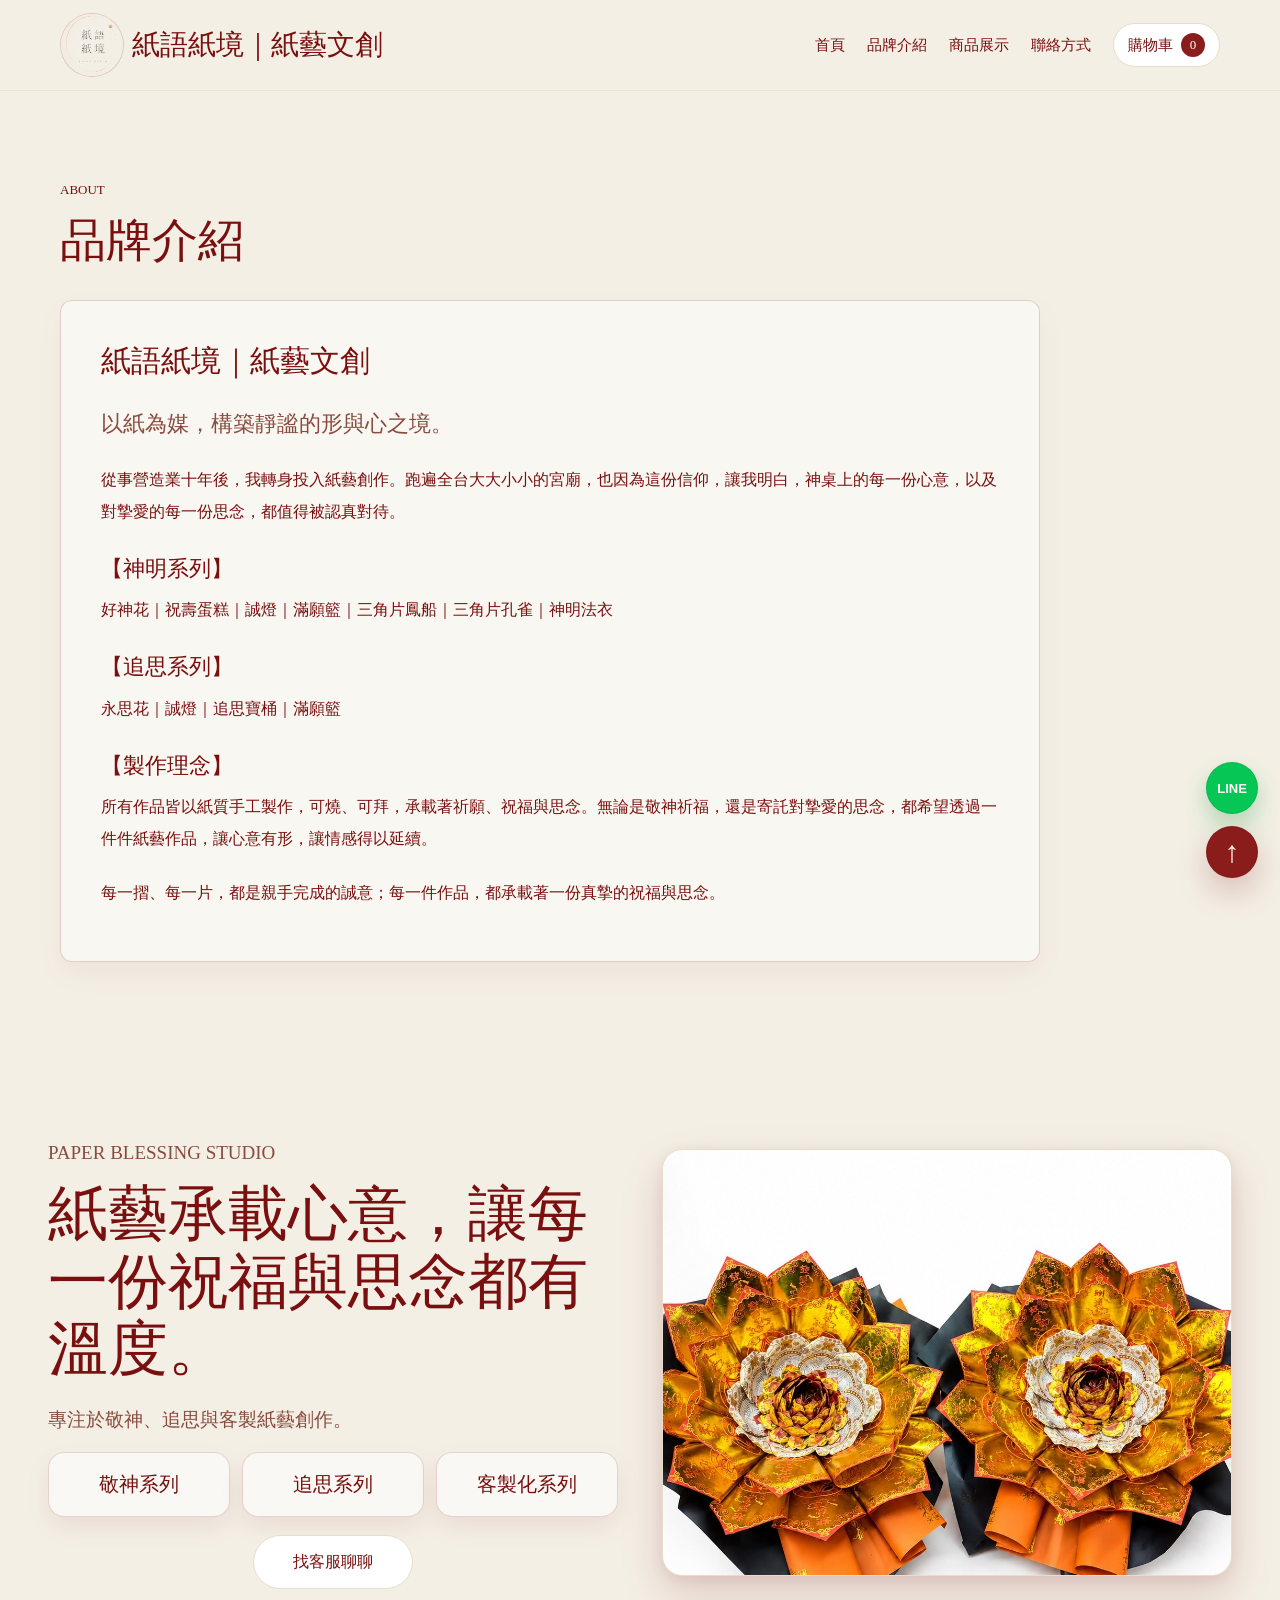
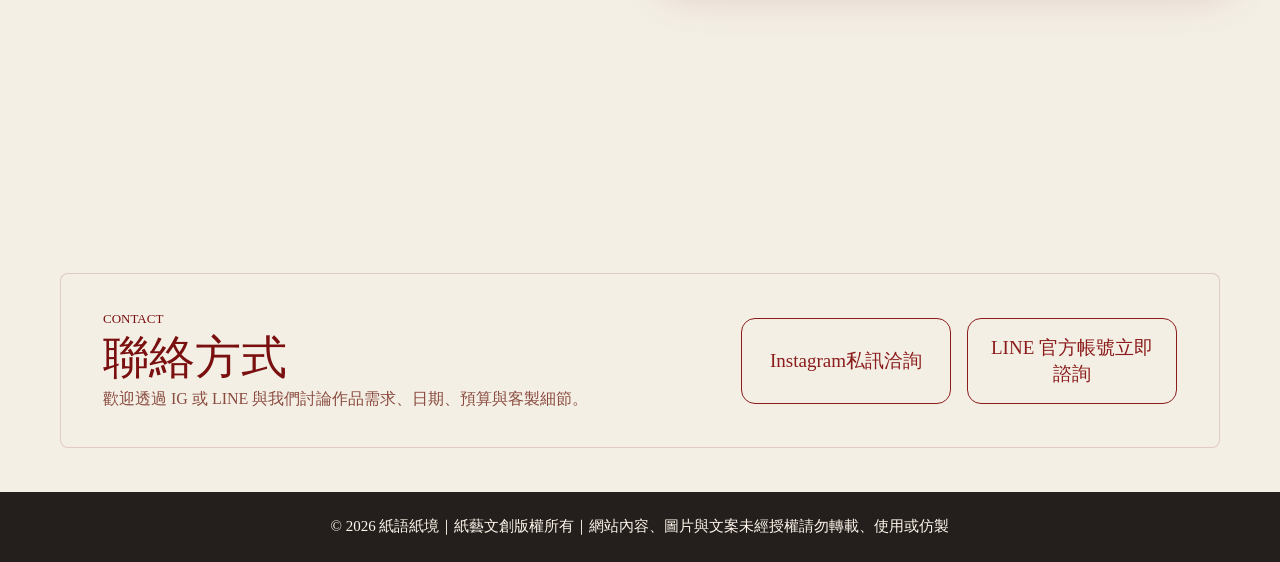
<file: index.html>
<!doctype html>
<html lang="zh-Hant">
  <head>
    <meta charset="utf-8" />
    <meta name="viewport" content="width=device-width, initial-scale=1" />
    <title>紙語紙境｜紙藝文創｜好神花・永思花・神明祝壽蛋糕</title>
    <meta name="description" content="紙語紙境提供好神花、永思花與神明祝壽蛋糕，承接祝福、追思與敬意。" />
    <link rel="stylesheet" href="./styles.css" />
  </head>
  <body data-protect-page oncontextmenu="return false" onselectstart="return false" ondragstart="return false">
    <header class="site-header">
      <div class="wrap nav">
        <a class="brand" href="#home" aria-label="紙語紙境首頁"><span class="mark logo-mark"><img src="./assets/paper-realm-logo.jpg" alt="紙語紙境 Logo" /></span><span>紙語紙境｜紙藝文創</span></a>
        <nav class="links" aria-label="主要導覽">
          <a href="#home">首頁</a>
          <a href="#about">品牌介紹</a>
          <a href="./products.html">商品展示</a>
          <a href="#contact">聯絡方式</a>
          <button class="cart-button" type="button" data-cart-open aria-label="開啟購物車">購物車 <span data-cart-count>0</span></button>
        </nav>
      </div>
    </header>
    <main>
<section id="about" class="wrap section about-section">
        <div class="heading"><p class="eyebrow">About</p><h2>品牌介紹</h2></div>
        <div class="brand-story-panel">
          <h3>紙語紙境｜紙藝文創</h3>
          <p class="lead">以紙為媒，構築靜謐的形與心之境。</p>
          <p>從事營造業十年後，我轉身投入紙藝創作。跑遍全台大大小小的宮廟，也因為這份信仰，讓我明白，神桌上的每一份心意，以及對摯愛的每一份思念，都值得被認真對待。</p>
          <div class="story-group"><strong>【神明系列】</strong><p>好神花｜祝壽蛋糕｜誠燈｜滿願籃｜三角片鳳船｜三角片孔雀｜神明法衣</p></div>
          <div class="story-group"><strong>【追思系列】</strong><p>永思花｜誠燈｜追思寶桶｜滿願籃</p></div>
          <div class="story-group"><strong>【製作理念】</strong><p>所有作品皆以紙質手工製作，可燒、可拜，承載著祈願、祝福與思念。無論是敬神祈福，還是寄託對摯愛的思念，都希望透過一件件紙藝作品，讓心意有形，讓情感得以延續。</p></div>
          <p>每一摺、每一片，都是親手完成的誠意；每一件作品，都承載著一份真摯的祝福與思念。</p>
        </div>
      </section>

<section id="home" class="wrap hero">
        <div><p class="eyebrow">Paper Blessing Studio</p><h1>紙藝承載心意，讓每一份祝福與思念都有溫度。</h1><p class="hero-subtitle">專注於敬神、追思與客製紙藝創作。</p><div class="hero-series-cards" aria-label="服務分類"><a href="./god-flower.html"><span>敬神系列</span></a><a href="./memorial-flower.html"><span>追思系列</span></a><a href="./products.html"><span>客製化系列</span></a></div><div class="actions hero-contact-action"><a class="btn secondary" href="#contact">找客服聊聊</a></div></div>
        <div class="visual"><img oncontextmenu="return false" draggable="false" src="./assets/home-hero-flowers.jpg" alt="好神花紙藝花作品" /></div>
      </section>


<section id="contact" class="wrap section"><div class="contact contact-cards-section"><div><p class="eyebrow">Contact</p><h2>聯絡方式</h2><p>歡迎透過 IG 或 LINE 與我們討論作品需求、日期、預算與客製細節。</p></div><div class="contact-card-grid"><a class="contact-card-button" href="https://www.instagram.com/realmofpaper?igsh=MXI4dmJvZ3Zob2F2cw%3D%3D&utm_source=qr" target="_blank" rel="noopener"><strong>Instagram私訊洽詢</strong></a><a class="contact-card-button" href="https://qr-official.line.me/gs/M_270tuhyi_GW.png?oat_content=qr" target="_blank" rel="noopener"><strong>LINE 官方帳號立即諮詢</strong></a></div></div></section>
    </main>
    <aside class="cart-drawer" data-cart-drawer aria-hidden="true" aria-label="購物車"><div class="cart-panel"><div class="cart-head"><div><p class="eyebrow">Cart</p><h2>購物車</h2></div><button class="icon-btn" type="button" data-cart-close aria-label="關閉購物車">×</button></div><div class="cart-items" data-cart-items></div><form class="order-form" data-order-form><label>姓名<input name="name" type="text" placeholder="請輸入姓名" required /></label><label>電話<input name="phone" type="tel" placeholder="請輸入聯絡電話" required /></label><label>需求日期<input name="date" type="date" /></label><label>備註<textarea name="note" rows="4" placeholder="用途、地點、預算、想要的色系或尺寸"></textarea></label><button class="btn primary" type="submit">產生訂單內容</button></form><div class="order-output" data-order-output hidden><strong>訂單內容</strong><textarea data-order-text rows="8" readonly></textarea><button class="btn secondary" type="button" data-copy-order>複製訂單內容</button></div></div></aside>
    <footer class="site-footer simple-footer">
      <div class="wrap copyright-line">© 2026 紙語紙境｜紙藝文創版權所有｜網站內容、圖片與文案未經授權請勿轉載、使用或仿製</div>
    </footer>
    <script src="./script.js"></script>
      <a class="line-fixed" href="https://qr-official.line.me/gs/M_270tuhyi_GW.png?oat_content=qr" target="_blank" rel="noopener" aria-label="加入官方 LINE 諮詢">LINE</a>
      <button class="back-top is-visible" type="button" data-back-top aria-label="回到最上方">↑</button>
  </body>
</html>
</file>
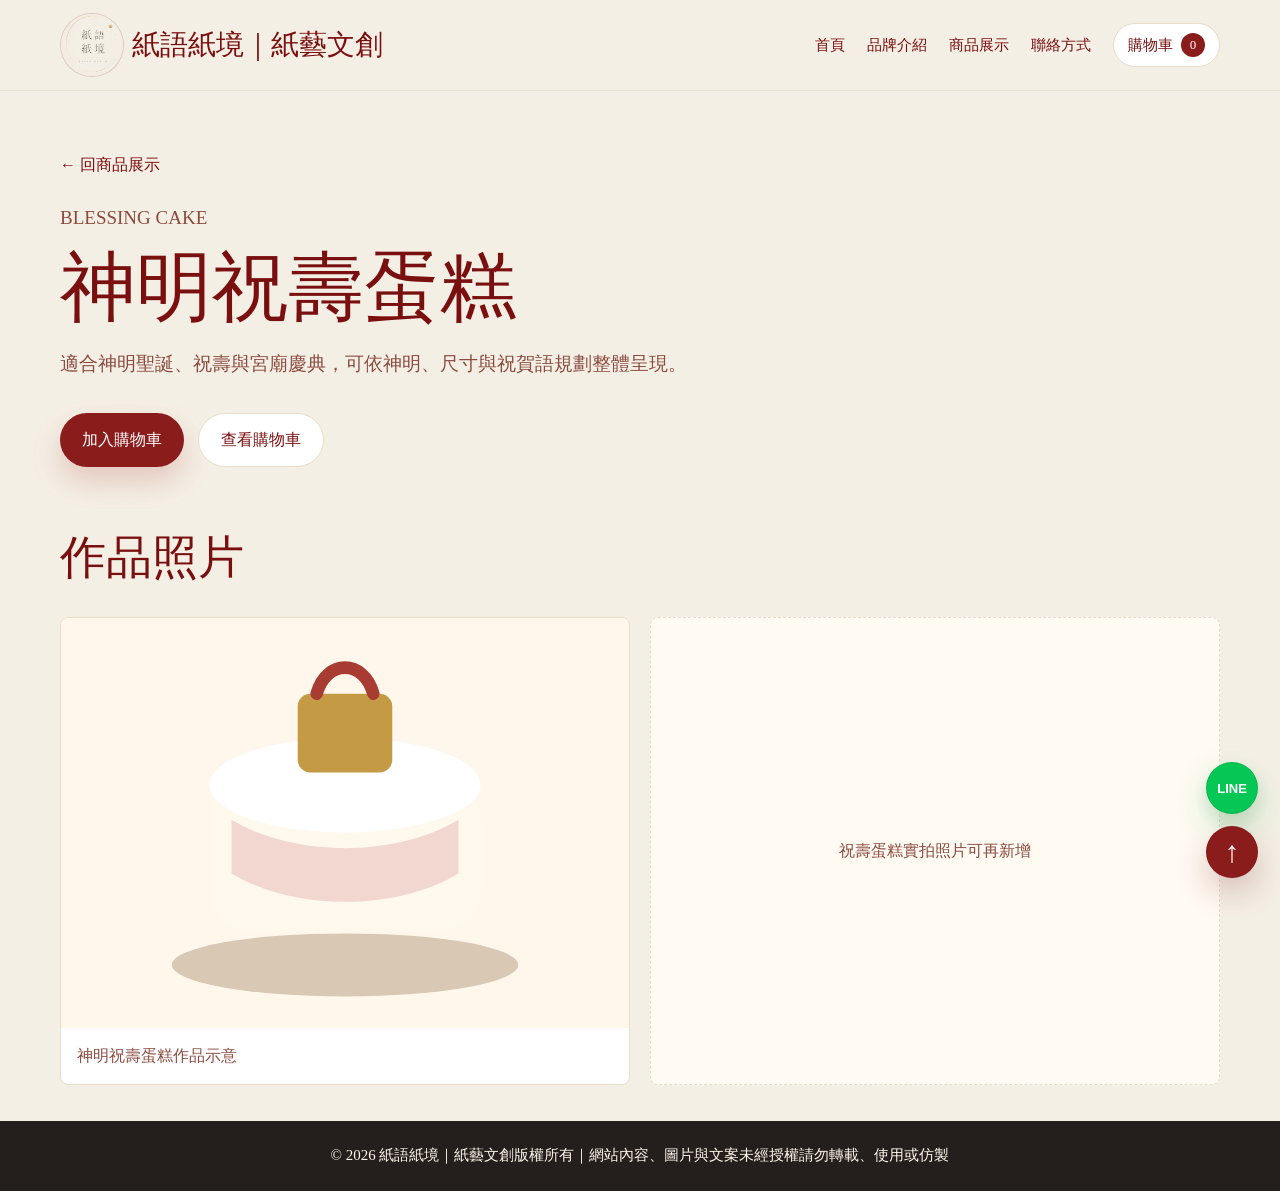
<file: blessing-cake.html>
<!doctype html>
<html lang="zh-Hant">
  <head>
    <meta charset="utf-8" />
    <meta name="viewport" content="width=device-width, initial-scale=1" />
    <title>神明祝壽蛋糕｜紙語紙境｜紙藝文創</title>
    <meta name="description" content="適合神明聖誕、祝壽與宮廟慶典，可依神明、尺寸與祝賀語規劃整體呈現。" />
    <link rel="stylesheet" href="./styles.css" />
  </head>
  <body data-protect-page oncontextmenu="return false" onselectstart="return false" ondragstart="return false">
    <header class="site-header">
      <div class="wrap nav">
        <a class="brand" href="./index.html#home" aria-label="紙語紙境首頁"><span class="mark logo-mark"><img src="./assets/paper-realm-logo.jpg" alt="紙語紙境 Logo" /></span><span>紙語紙境｜紙藝文創</span></a>
        <nav class="links" aria-label="主要導覽">
          <a href="./index.html#home">首頁</a>
          <a href="./index.html#about">品牌介紹</a>
          <a href="./products.html">商品展示</a>
          <a href="./index.html#contact">聯絡方式</a>
          <button class="cart-button" type="button" data-cart-open aria-label="開啟購物車">購物車 <span data-cart-count>0</span></button>
        </nav>
      </div>
    </header>
    <main>
      <section class="wrap series-hero-page">
        <a class="back-link" href="./products.html">← 回商品展示</a>
        <div class="series-page-heading">
          <p class="eyebrow">Blessing Cake</p>
          <h1>神明祝壽蛋糕</h1>
          <p>適合神明聖誕、祝壽與宮廟慶典，可依神明、尺寸與祝賀語規劃整體呈現。</p>
          <div class="actions"><button class="btn primary" type="button" data-add-cart data-name="神明祝壽蛋糕">加入購物車</button><button class="btn secondary" type="button" data-cart-open>查看購物車</button></div>
        </div>
      </section>
      <section class="wrap section series-gallery-section">
        <div class="heading"><h2>作品照片</h2></div>
        <div class="gallery-grid">
          <figure class="gallery-card"><img oncontextmenu="return false" draggable="false" src="./assets/blessing-cake.svg" alt="神明祝壽蛋糕作品示意" /><figcaption>神明祝壽蛋糕作品示意</figcaption></figure><div class="empty-photo">祝壽蛋糕實拍照片可再新增</div>
        </div>
      </section>
    </main>
    <aside class="cart-drawer" data-cart-drawer aria-hidden="true" aria-label="購物車"><div class="cart-panel"><div class="cart-head"><div><p class="eyebrow">Cart</p><h2>購物車</h2></div><button class="icon-btn" type="button" data-cart-close aria-label="關閉購物車">×</button></div><div class="cart-items" data-cart-items></div><form class="order-form" data-order-form><label>姓名<input name="name" type="text" placeholder="請輸入姓名" required /></label><label>電話<input name="phone" type="tel" placeholder="請輸入聯絡電話" required /></label><label>需求日期<input name="date" type="date" /></label><label>備註<textarea name="note" rows="4" placeholder="用途、地點、預算、想要的色系或尺寸"></textarea></label><button class="btn primary" type="submit">產生訂單內容</button></form><div class="order-output" data-order-output hidden><strong>訂單內容</strong><textarea data-order-text rows="8" readonly></textarea><button class="btn secondary" type="button" data-copy-order>複製訂單內容</button></div></div></aside>
    <footer class="site-footer simple-footer"><div class="wrap copyright-line">© 2026 紙語紙境｜紙藝文創版權所有｜網站內容、圖片與文案未經授權請勿轉載、使用或仿製</div></footer>
    <script src="./script.js"></script>
      <a class="line-fixed" href="https://qr-official.line.me/gs/M_270tuhyi_GW.png?oat_content=qr" target="_blank" rel="noopener" aria-label="加入官方 LINE 諮詢">LINE</a>
      <button class="back-top is-visible" type="button" data-back-top aria-label="回到最上方">↑</button>
  </body>
</html>
</file>
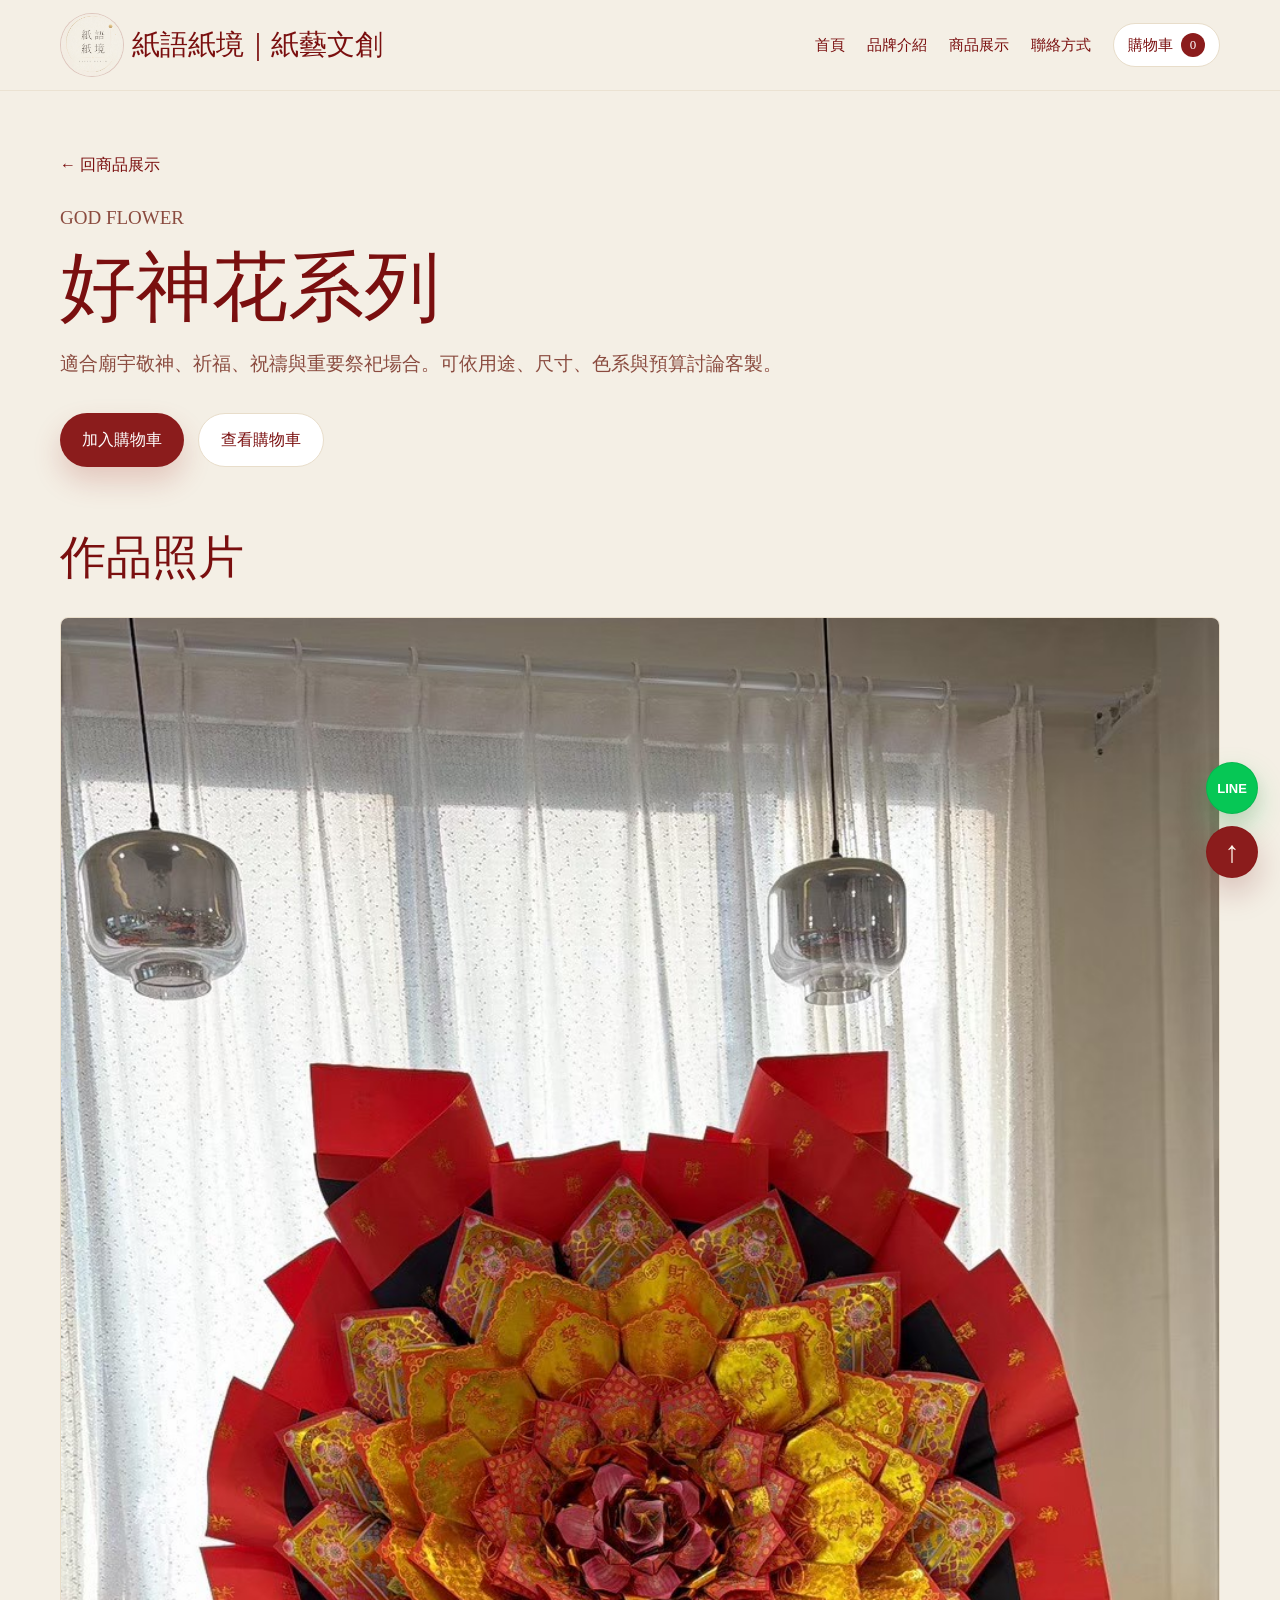
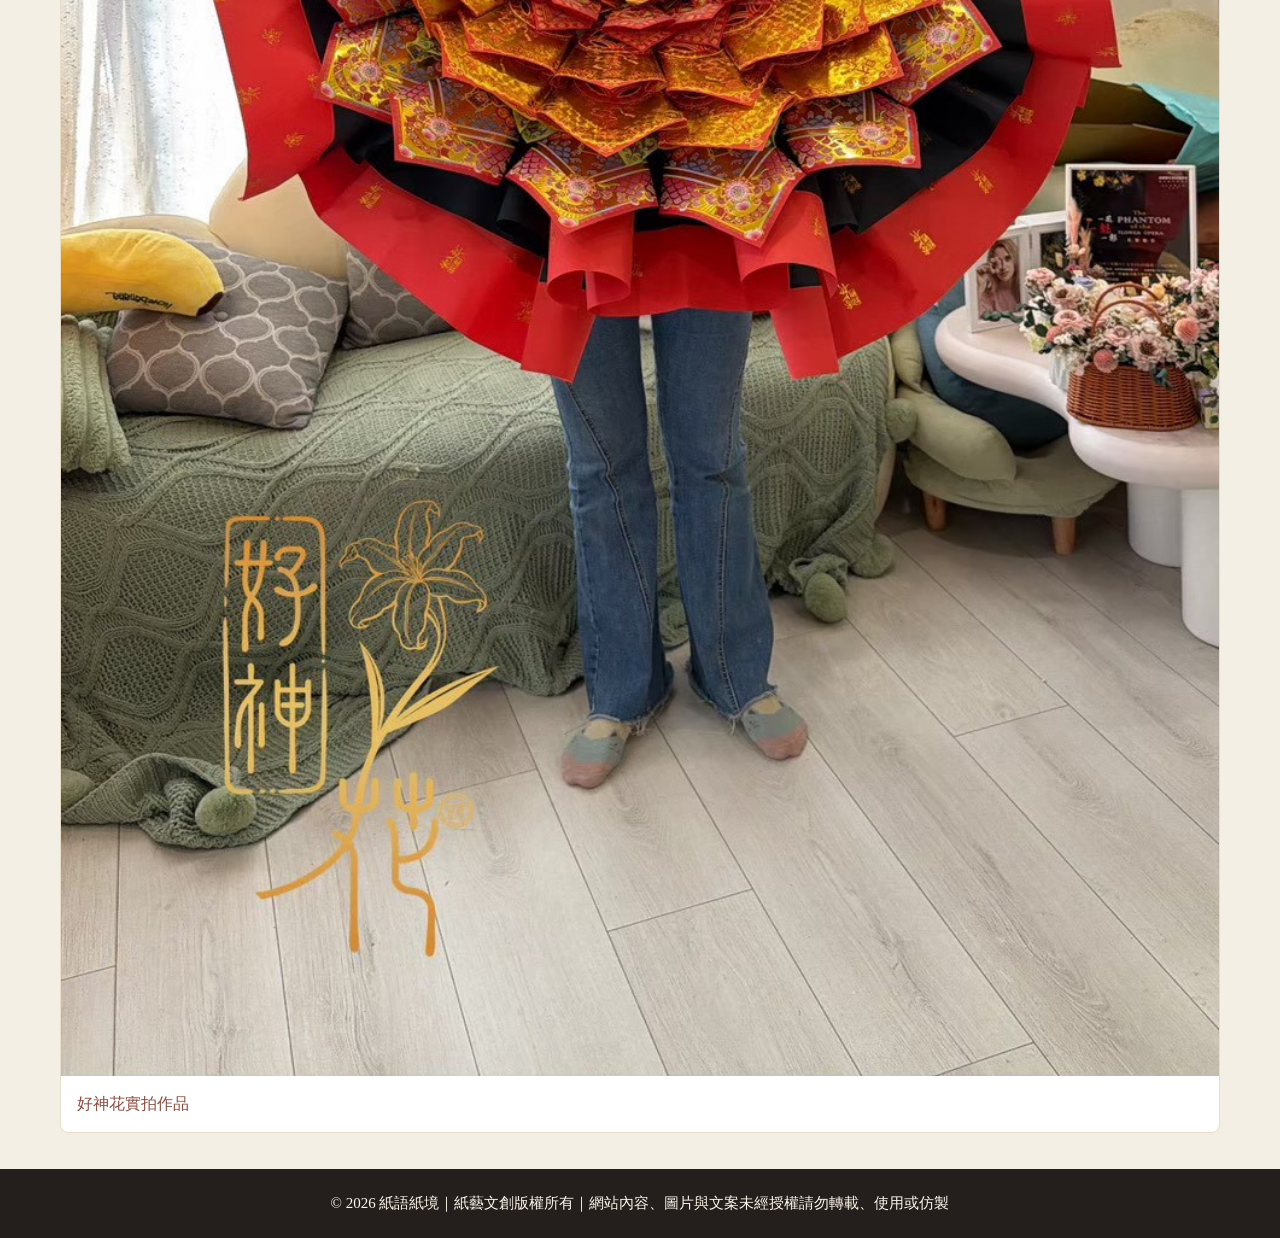
<file: god-flower.html>
<!doctype html>
<html lang="zh-Hant">
  <head>
    <meta charset="utf-8" />
    <meta name="viewport" content="width=device-width, initial-scale=1" />
    <title>好神花系列｜紙語紙境｜紙藝文創</title>
    <meta name="description" content="適合廟宇敬神、祈福、祝禱與重要祭祀場合。可依用途、尺寸、色系與預算討論客製。" />
    <link rel="stylesheet" href="./styles.css" />
  </head>
  <body data-protect-page oncontextmenu="return false" onselectstart="return false" ondragstart="return false">
    <header class="site-header">
      <div class="wrap nav">
        <a class="brand" href="./index.html#home" aria-label="紙語紙境首頁"><span class="mark logo-mark"><img src="./assets/paper-realm-logo.jpg" alt="紙語紙境 Logo" /></span><span>紙語紙境｜紙藝文創</span></a>
        <nav class="links" aria-label="主要導覽">
          <a href="./index.html#home">首頁</a>
          <a href="./index.html#about">品牌介紹</a>
          <a href="./products.html">商品展示</a>
          <a href="./index.html#contact">聯絡方式</a>
          <button class="cart-button" type="button" data-cart-open aria-label="開啟購物車">購物車 <span data-cart-count>0</span></button>
        </nav>
      </div>
    </header>
    <main>
      <section class="wrap series-hero-page">
        <a class="back-link" href="./products.html">← 回商品展示</a>
        <div class="series-page-heading">
          <p class="eyebrow">God Flower</p>
          <h1>好神花系列</h1>
          <p>適合廟宇敬神、祈福、祝禱與重要祭祀場合。可依用途、尺寸、色系與預算討論客製。</p>
          <div class="actions"><button class="btn primary" type="button" data-add-cart data-name="好神花">加入購物車</button><button class="btn secondary" type="button" data-cart-open>查看購物車</button></div>
        </div>
      </section>
      <section class="wrap section series-gallery-section">
        <div class="heading"><h2>作品照片</h2></div>
        <div class="gallery-grid">
          <figure class="gallery-card featured-gallery"><img oncontextmenu="return false" draggable="false" src="./assets/god-flower-real.jpg" alt="好神花實拍作品" /><figcaption>好神花實拍作品</figcaption></figure>
        </div>
      </section>
    </main>
    <aside class="cart-drawer" data-cart-drawer aria-hidden="true" aria-label="購物車"><div class="cart-panel"><div class="cart-head"><div><p class="eyebrow">Cart</p><h2>購物車</h2></div><button class="icon-btn" type="button" data-cart-close aria-label="關閉購物車">×</button></div><div class="cart-items" data-cart-items></div><form class="order-form" data-order-form><label>姓名<input name="name" type="text" placeholder="請輸入姓名" required /></label><label>電話<input name="phone" type="tel" placeholder="請輸入聯絡電話" required /></label><label>需求日期<input name="date" type="date" /></label><label>備註<textarea name="note" rows="4" placeholder="用途、地點、預算、想要的色系或尺寸"></textarea></label><button class="btn primary" type="submit">產生訂單內容</button></form><div class="order-output" data-order-output hidden><strong>訂單內容</strong><textarea data-order-text rows="8" readonly></textarea><button class="btn secondary" type="button" data-copy-order>複製訂單內容</button></div></div></aside>
    <footer class="site-footer simple-footer"><div class="wrap copyright-line">© 2026 紙語紙境｜紙藝文創版權所有｜網站內容、圖片與文案未經授權請勿轉載、使用或仿製</div></footer>
    <script src="./script.js"></script>
      <a class="line-fixed" href="https://qr-official.line.me/gs/M_270tuhyi_GW.png?oat_content=qr" target="_blank" rel="noopener" aria-label="加入官方 LINE 諮詢">LINE</a>
      <button class="back-top is-visible" type="button" data-back-top aria-label="回到最上方">↑</button>
  </body>
</html>
</file>
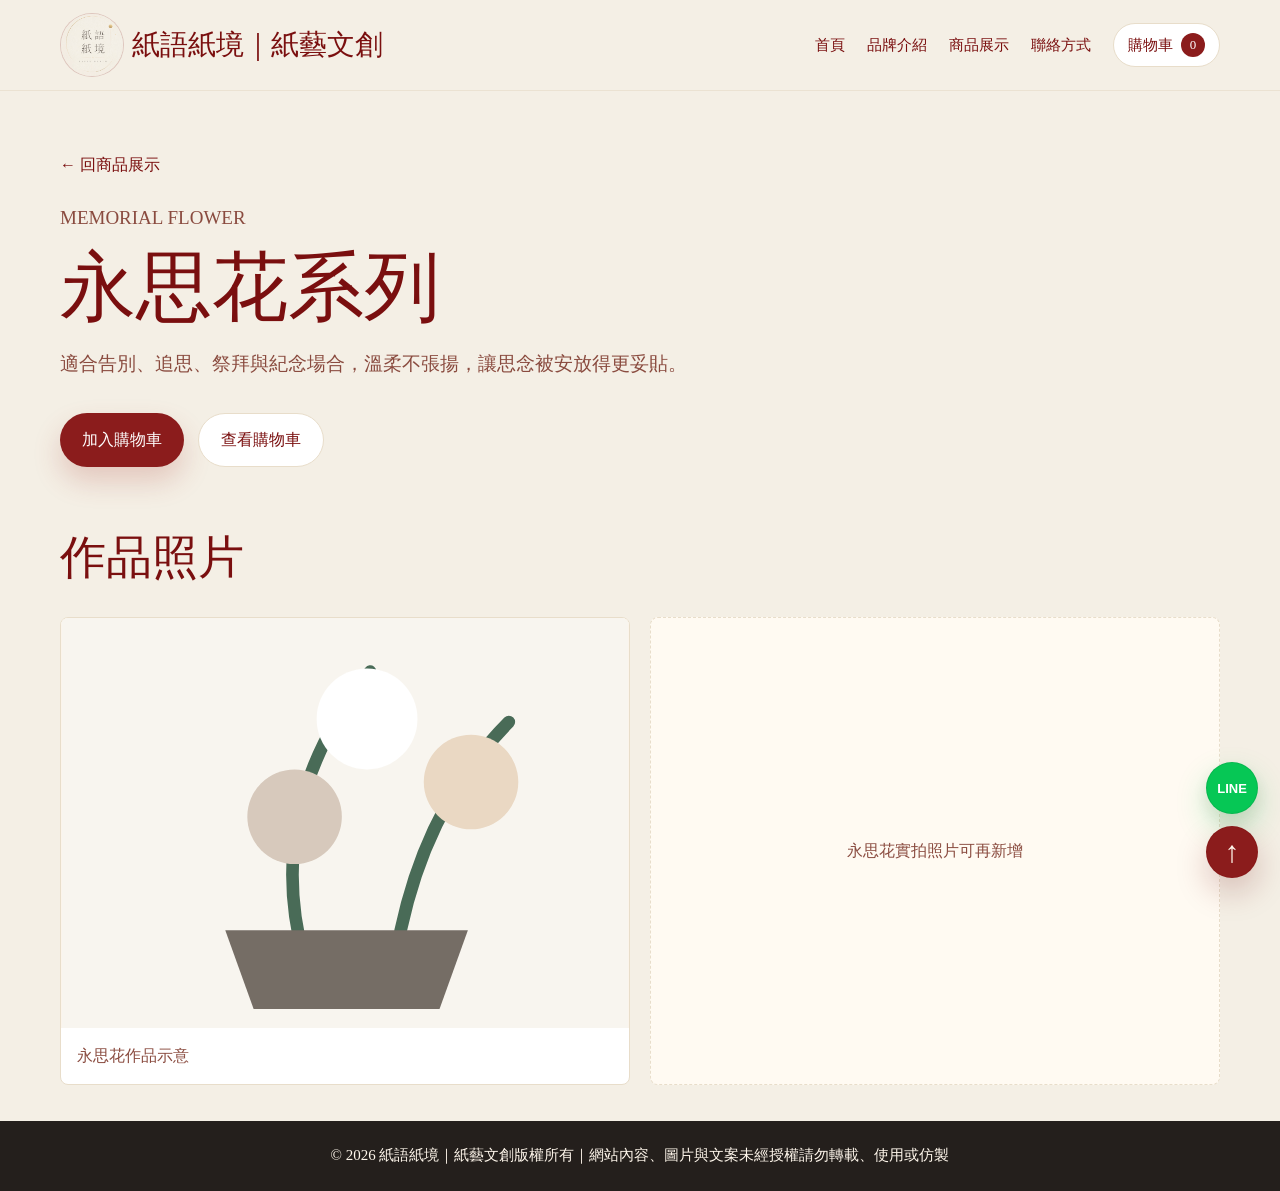
<file: memorial-flower.html>
<!doctype html>
<html lang="zh-Hant">
  <head>
    <meta charset="utf-8" />
    <meta name="viewport" content="width=device-width, initial-scale=1" />
    <title>永思花系列｜紙語紙境｜紙藝文創</title>
    <meta name="description" content="適合告別、追思、祭拜與紀念場合，溫柔不張揚，讓思念被安放得更妥貼。" />
    <link rel="stylesheet" href="./styles.css" />
  </head>
  <body data-protect-page oncontextmenu="return false" onselectstart="return false" ondragstart="return false">
    <header class="site-header">
      <div class="wrap nav">
        <a class="brand" href="./index.html#home" aria-label="紙語紙境首頁"><span class="mark logo-mark"><img src="./assets/paper-realm-logo.jpg" alt="紙語紙境 Logo" /></span><span>紙語紙境｜紙藝文創</span></a>
        <nav class="links" aria-label="主要導覽">
          <a href="./index.html#home">首頁</a>
          <a href="./index.html#about">品牌介紹</a>
          <a href="./products.html">商品展示</a>
          <a href="./index.html#contact">聯絡方式</a>
          <button class="cart-button" type="button" data-cart-open aria-label="開啟購物車">購物車 <span data-cart-count>0</span></button>
        </nav>
      </div>
    </header>
    <main>
      <section class="wrap series-hero-page">
        <a class="back-link" href="./products.html">← 回商品展示</a>
        <div class="series-page-heading">
          <p class="eyebrow">Memorial Flower</p>
          <h1>永思花系列</h1>
          <p>適合告別、追思、祭拜與紀念場合，溫柔不張揚，讓思念被安放得更妥貼。</p>
          <div class="actions"><button class="btn primary" type="button" data-add-cart data-name="永思花">加入購物車</button><button class="btn secondary" type="button" data-cart-open>查看購物車</button></div>
        </div>
      </section>
      <section class="wrap section series-gallery-section">
        <div class="heading"><h2>作品照片</h2></div>
        <div class="gallery-grid">
          <figure class="gallery-card"><img oncontextmenu="return false" draggable="false" src="./assets/memorial-flower.svg" alt="永思花作品示意" /><figcaption>永思花作品示意</figcaption></figure><div class="empty-photo">永思花實拍照片可再新增</div>
        </div>
      </section>
    </main>
    <aside class="cart-drawer" data-cart-drawer aria-hidden="true" aria-label="購物車"><div class="cart-panel"><div class="cart-head"><div><p class="eyebrow">Cart</p><h2>購物車</h2></div><button class="icon-btn" type="button" data-cart-close aria-label="關閉購物車">×</button></div><div class="cart-items" data-cart-items></div><form class="order-form" data-order-form><label>姓名<input name="name" type="text" placeholder="請輸入姓名" required /></label><label>電話<input name="phone" type="tel" placeholder="請輸入聯絡電話" required /></label><label>需求日期<input name="date" type="date" /></label><label>備註<textarea name="note" rows="4" placeholder="用途、地點、預算、想要的色系或尺寸"></textarea></label><button class="btn primary" type="submit">產生訂單內容</button></form><div class="order-output" data-order-output hidden><strong>訂單內容</strong><textarea data-order-text rows="8" readonly></textarea><button class="btn secondary" type="button" data-copy-order>複製訂單內容</button></div></div></aside>
    <footer class="site-footer simple-footer"><div class="wrap copyright-line">© 2026 紙語紙境｜紙藝文創版權所有｜網站內容、圖片與文案未經授權請勿轉載、使用或仿製</div></footer>
    <script src="./script.js"></script>
      <a class="line-fixed" href="https://qr-official.line.me/gs/M_270tuhyi_GW.png?oat_content=qr" target="_blank" rel="noopener" aria-label="加入官方 LINE 諮詢">LINE</a>
      <button class="back-top is-visible" type="button" data-back-top aria-label="回到最上方">↑</button>
  </body>
</html>
</file>
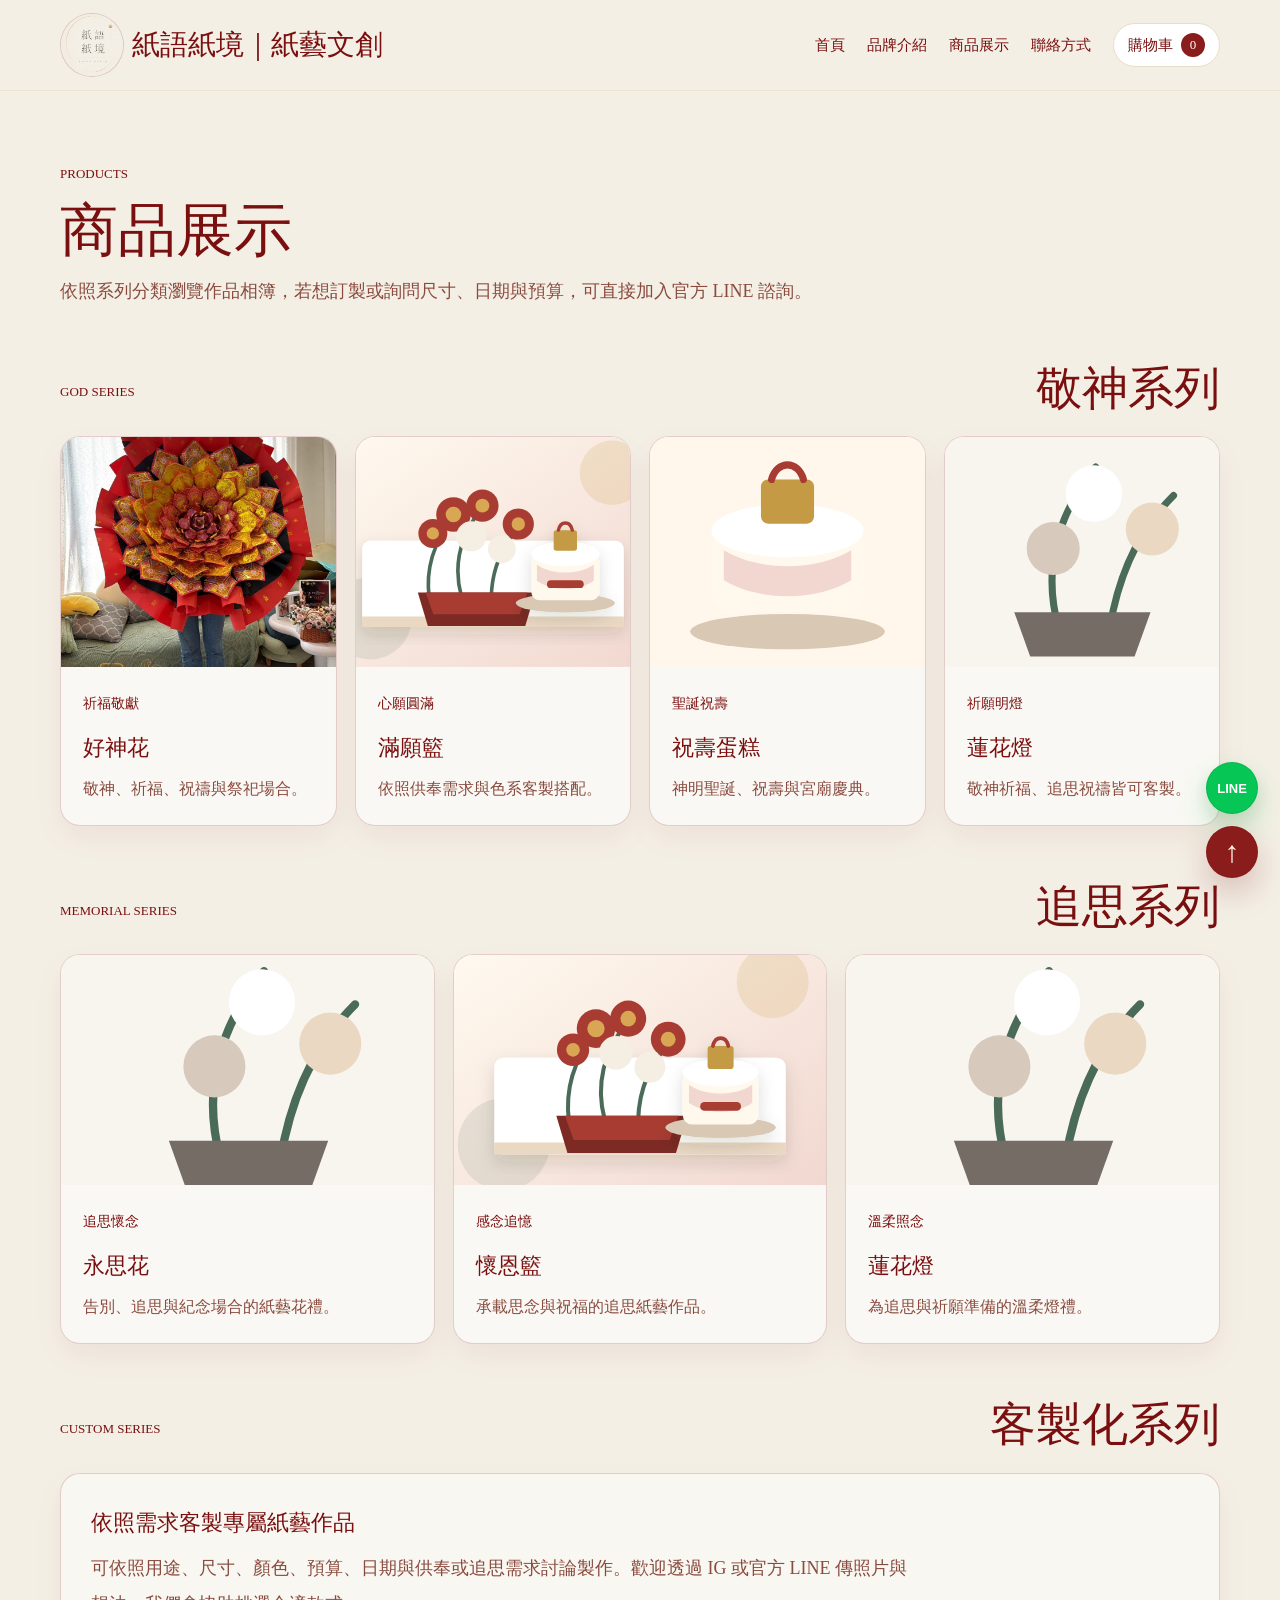
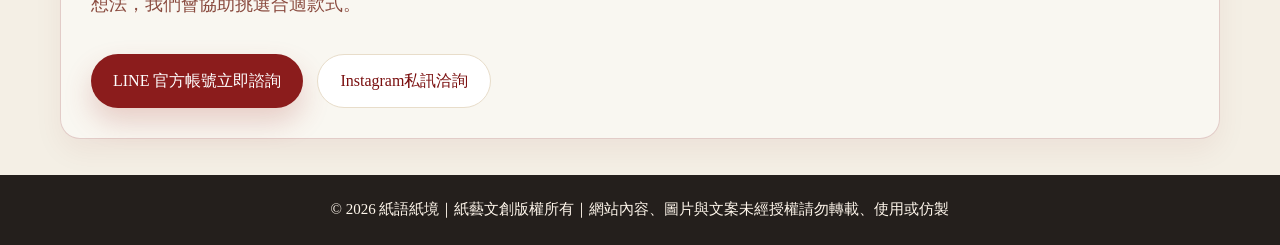
<file: products.html>
<!doctype html>
<html lang="zh-Hant">
  <head>
    <meta charset="utf-8" />
    <meta name="viewport" content="width=device-width, initial-scale=1" />
    <title>商品展示｜紙語紙境｜紙藝文創</title>
    <meta name="description" content="紙語紙境提供好神花、永思花與神明祝壽蛋糕，承接祝福、追思與敬意。" />
    <link rel="stylesheet" href="./styles.css" />
  </head>
  <body data-protect-page oncontextmenu="return false" onselectstart="return false" ondragstart="return false">
    <header class="site-header">
      <div class="wrap nav">
        <a class="brand" href="./index.html#home" aria-label="紙語紙境首頁"><span class="mark logo-mark"><img src="./assets/paper-realm-logo.jpg" alt="紙語紙境 Logo" /></span><span>紙語紙境｜紙藝文創</span></a>
        <nav class="links" aria-label="主要導覽">
          <a href="./index.html#home">首頁</a>
          <a href="./index.html#about">品牌介紹</a>
          <a href="./products.html">商品展示</a>
          <a href="./index.html#contact">聯絡方式</a>
          <button class="cart-button" type="button" data-cart-open aria-label="開啟購物車">購物車 <span data-cart-count>0</span></button>
        </nav>
      </div>
    </header>
    <main>
      <section id="products" class="wrap section album-page">
        <div class="heading album-heading">
          <p class="eyebrow">Products</p>
          <h1>商品展示</h1>
          <p class="section-note">依照系列分類瀏覽作品相簿，若想訂製或詢問尺寸、日期與預算，可直接加入官方 LINE 諮詢。</p>
        </div>

        <section class="album-series" id="god-series">
          <div class="album-series-head">
            <p class="eyebrow">God Series</p>
            <h2>敬神系列</h2>
          </div>
          <div class="album-grid four-albums">
            <a class="album-card" href="./god-flower.html">
              <img oncontextmenu="return false" draggable="false" src="./assets/god-flower-real.jpg" alt="好神花作品相簿" />
              <div><span class="tag">祈福敬獻</span><h3>好神花</h3><p>敬神、祈福、祝禱與祭祀場合。</p></div>
            </a>
            <a class="album-card" href="./products.html#contact-note">
              <img oncontextmenu="return false" draggable="false" src="./assets/hero.svg" alt="滿願籃作品相簿" />
              <div><span class="tag">心願圓滿</span><h3>滿願籃</h3><p>依照供奉需求與色系客製搭配。</p></div>
            </a>
            <a class="album-card" href="./blessing-cake.html">
              <img oncontextmenu="return false" draggable="false" src="./assets/blessing-cake.svg" alt="祝壽蛋糕作品相簿" />
              <div><span class="tag">聖誕祝壽</span><h3>祝壽蛋糕</h3><p>神明聖誕、祝壽與宮廟慶典。</p></div>
            </a>
            <a class="album-card" href="./products.html#contact-note">
              <img oncontextmenu="return false" draggable="false" src="./assets/memorial-flower.svg" alt="蓮花燈作品相簿" />
              <div><span class="tag">祈願明燈</span><h3>蓮花燈</h3><p>敬神祈福、追思祝禱皆可客製。</p></div>
            </a>
          </div>
        </section>

        <section class="album-series" id="memorial-series">
          <div class="album-series-head">
            <p class="eyebrow">Memorial Series</p>
            <h2>追思系列</h2>
          </div>
          <div class="album-grid three-albums">
            <a class="album-card" href="./memorial-flower.html">
              <img oncontextmenu="return false" draggable="false" src="./assets/memorial-flower.svg" alt="永思花作品相簿" />
              <div><span class="tag">追思懷念</span><h3>永思花</h3><p>告別、追思與紀念場合的紙藝花禮。</p></div>
            </a>
            <a class="album-card" href="./products.html#contact-note">
              <img oncontextmenu="return false" draggable="false" src="./assets/hero.svg" alt="懷恩籃作品相簿" />
              <div><span class="tag">感念追憶</span><h3>懷恩籃</h3><p>承載思念與祝福的追思紙藝作品。</p></div>
            </a>
            <a class="album-card" href="./products.html#contact-note">
              <img oncontextmenu="return false" draggable="false" src="./assets/memorial-flower.svg" alt="蓮花燈作品相簿" />
              <div><span class="tag">溫柔照念</span><h3>蓮花燈</h3><p>為追思與祈願準備的溫柔燈禮。</p></div>
            </a>
          </div>
        </section>

        <section class="album-series" id="custom-series">
          <div class="album-series-head">
            <p class="eyebrow">Custom Series</p>
            <h2>客製化系列</h2>
          </div>
          <div class="custom-album-panel" id="contact-note">
            <h3>依照需求客製專屬紙藝作品</h3>
            <p>可依照用途、尺寸、顏色、預算、日期與供奉或追思需求討論製作。歡迎透過 IG 或官方 LINE 傳照片與想法，我們會協助挑選合適款式。</p>
            <div class="actions"><a class="btn primary" href="https://qr-official.line.me/gs/M_270tuhyi_GW.png?oat_content=qr" target="_blank" rel="noopener">LINE 官方帳號立即諮詢</a><a class="btn secondary" href="https://www.instagram.com/realmofpaper?igsh=MXI4dmJvZ3Zob2F2cw%3D%3D&utm_source=qr" target="_blank" rel="noopener">Instagram私訊洽詢</a></div>
          </div>
        </section>
      </section>
    </main>
    <footer class="site-footer simple-footer">
      <div class="wrap copyright-line">© 2026 紙語紙境｜紙藝文創版權所有｜網站內容、圖片與文案未經授權請勿轉載、使用或仿製</div>
    </footer>
    <script src="./script.js"></script>
      <a class="line-fixed" href="https://qr-official.line.me/gs/M_270tuhyi_GW.png?oat_content=qr" target="_blank" rel="noopener" aria-label="加入官方 LINE 諮詢">LINE</a>
      <button class="back-top is-visible" type="button" data-back-top aria-label="回到最上方">↑</button>
  </body>
</html>
</file>
<file: styles.css>
@font-face{font-family:"851 Tegaki";src:local("851 Tegaki"),local("851手寫"),local("851 手寫"),url("./assets/fonts/851tegaki-zatsu-normal.woff") format("woff");font-weight:400;font-style:normal;font-display:block}
:root{--brand-font:"851 Tegaki","851 手寫","851手寫","DFKai-SB","標楷體",serif;--ink:#7A0F0F;--muted:#8a4b3f;--paper:#F4EFE5;--white:#fff;--line:#e8ddca;--red:#8B1C1C;--redDark:#7A0F0F;--gold:#c59a45;--green:#496b57;--blush:#f1d7cf;--shadow:0 22px 60px rgba(41,35,31,.12)}*{box-sizing:border-box}html{scroll-behavior:smooth}body{margin:0;background:var(--paper);color:var(--ink);font-family:var(--brand-font);line-height:1.75}body.cart-open{overflow:hidden}button,input,textarea{font:inherit}a{color:inherit;text-decoration:none}img{display:block;max-width:100%}.wrap{width:min(1160px,calc(100% - 40px));margin:auto}.site-header{position:sticky;top:0;z-index:10;background:rgba(251,247,239,.94);backdrop-filter:blur(14px);border-bottom:1px solid rgba(232,221,202,.7)}.nav{display:flex;align-items:center;justify-content:space-between;padding:18px 0}.brand{display:flex;align-items:center;gap:12px;font-weight:900}.mark{display:grid;place-items:center;width:40px;height:40px;border-radius:50%;background:var(--red);color:white}.links{display:flex;align-items:center;gap:22px;color:var(--muted);font-size:15px}.links a:hover{color:var(--redDark)}.cart-button{display:inline-flex;align-items:center;gap:8px;border:1px solid var(--line);border-radius:999px;background:white;color:var(--ink);padding:8px 14px;font-weight:900;cursor:pointer}.cart-button span{display:grid;place-items:center;min-width:24px;height:24px;border-radius:999px;background:var(--red);color:white;font-size:13px}.hero{display:grid;grid-template-columns:1fr 1fr;gap:48px;align-items:center;min-height:calc(100vh - 77px);padding:54px 0 76px}.eyebrow{margin:0 0 12px;color:var(--redDark);font-size:13px;font-weight:900;text-transform:uppercase}h1,h2,h3,p{overflow-wrap:anywhere}h1{margin:0;font-size:clamp(40px,6.6vw,76px);line-height:1.08}h2{margin:0;font-size:clamp(30px,4vw,46px);line-height:1.18}h3{margin:0 0 8px;font-size:22px}.hero p{max-width:620px;color:var(--muted);font-size:19px}.actions{display:flex;flex-wrap:wrap;gap:14px;margin-top:32px}.btn,.small-btn{display:inline-flex;align-items:center;justify-content:center;border:0;cursor:pointer;font-weight:900}.btn{min-height:48px;padding:12px 22px;border-radius:999px}.small-btn{min-height:40px;padding:10px 15px;border-radius:999px;background:var(--red);color:white}.primary{background:var(--red);color:white;box-shadow:0 14px 28px rgba(168,60,50,.22)}.secondary{background:white;border:1px solid var(--line);color:var(--ink)}.visual{overflow:hidden;border:1px solid var(--line);border-radius:8px;background:white;box-shadow:var(--shadow)}.section{padding:88px 0 0}.heading{max-width:760px;margin-bottom:32px}.about-grid{display:grid;grid-template-columns:.9fr 1.1fr;gap:24px}.panel,.card,.contact{border:1px solid var(--line);border-radius:8px;background:white}.panel{padding:28px}.panel p,.card p,.contact p{margin:0;color:var(--muted)}.values{display:grid;gap:14px;margin:0;padding:0;list-style:none}.values li{padding:22px;border:1px solid var(--line);border-radius:8px;background:#fffaf2}.values strong{display:block;color:var(--redDark);margin-bottom:4px}.products{display:grid;grid-template-columns:repeat(3,1fr);gap:18px}.art{display:grid;place-items:center;min-height:220px;background:#fff4e5}.art img{width:100%;height:auto;max-height:520px;object-fit:contain;background:#fff4e5}.body{padding:24px}.tag{display:inline-flex;margin-bottom:12px;color:var(--redDark);font-size:14px;font-weight:900}.product-action{display:flex;align-items:center;justify-content:space-between;gap:14px;margin-top:20px;color:var(--redDark);font-weight:900}.contact{display:grid;grid-template-columns:1fr auto;gap:28px;align-items:center;margin-bottom:44px;padding:38px;background:var(--ink);color:white}.contact .eyebrow,.contact p{color:#ead8c3}.contact-list{display:grid;gap:8px;margin-top:18px;color:#fff7ec}.site-footer{margin-top:36px;background:#241f1c;color:#fff7ec}.footer-grid{display:grid;grid-template-columns:1.35fr 1fr 1fr 1.15fr;gap:28px;padding:42px 0 30px}.footer-brand p{max-width:360px;margin:16px 0 0;color:#ead8c3}.site-footer h3{margin:0 0 12px;font-size:18px;color:white}.site-footer ul{display:grid;gap:8px;margin:0;padding:0;list-style:none;color:#ead8c3}.footer-bottom{display:flex;justify-content:space-between;gap:18px;padding:20px 0;border-top:1px solid rgba(232,216,195,.22);color:#d8c8b4}.cart-drawer{position:fixed;inset:0;z-index:30;display:none;background:rgba(41,35,31,.42);backdrop-filter:blur(4px)}.cart-drawer.is-open{display:block}.cart-panel{position:absolute;right:0;top:0;width:min(100%,460px);height:100%;overflow:auto;background:var(--paper);box-shadow:var(--shadow);padding:26px}.cart-head{display:flex;align-items:flex-start;justify-content:space-between;gap:18px;margin-bottom:20px}.icon-btn{width:42px;height:42px;border:1px solid var(--line);border-radius:50%;background:white;color:var(--ink);font-size:28px;line-height:1;cursor:pointer}.cart-items{display:grid;gap:12px;margin-bottom:20px}.cart-empty{padding:18px;border:1px dashed var(--line);border-radius:8px;color:var(--muted);background:white}.cart-item{display:grid;grid-template-columns:1fr auto;gap:12px;align-items:center;padding:16px;border:1px solid var(--line);border-radius:8px;background:white}.cart-item strong{display:block}.qty{display:flex;align-items:center;gap:8px}.qty button{width:30px;height:30px;border:1px solid var(--line);border-radius:50%;background:#fffaf2;cursor:pointer}.remove{grid-column:1 / -1;justify-self:start;border:0;background:transparent;color:var(--redDark);font-weight:900;cursor:pointer;padding:0}.order-form{display:grid;gap:12px}.order-form label{display:grid;gap:6px;color:var(--ink);font-weight:900}.order-form input,.order-form textarea,.order-output textarea{width:100%;border:1px solid var(--line);border-radius:8px;background:white;color:var(--ink);padding:12px}.order-output{display:grid;gap:10px;margin-top:18px}.order-output textarea{resize:vertical}.toast{position:fixed;left:50%;bottom:24px;z-index:40;transform:translateX(-50%);padding:12px 18px;border-radius:999px;background:var(--ink);color:white;box-shadow:var(--shadow);font-weight:900}@media(max-width:880px){.nav{align-items:flex-start;flex-direction:column;gap:14px}.links{flex-wrap:wrap}.hero,.about-grid,.contact{grid-template-columns:1fr}.hero{min-height:auto}.products,.series-link-grid,.gallery-grid{grid-template-columns:1fr}.series-layout{grid-template-columns:1fr}.series-copy{position:static}.photo-grid{grid-template-columns:1fr}.footer-grid{grid-template-columns:1fr 1fr}.footer-bottom{flex-direction:column}}@media(max-width:520px){.wrap{width:min(100% - 28px,1160px)}h1{font-size:39px}.btn{width:100%}.contact{padding:24px}.product-action{align-items:flex-start;flex-direction:column}.small-btn{width:100%}.cart-panel{padding:20px}.footer-grid{grid-template-columns:1fr}}
.card:first-child .art{background:#fff4e5}.card:first-child .art img{padding:0;max-height:none}

.section-note{margin:12px 0 0;color:var(--muted);font-size:18px}.product-tabs{display:flex;flex-wrap:wrap;gap:12px;margin:0 0 22px}.tab-button{min-height:46px;padding:10px 18px;border:1px solid var(--line);border-radius:999px;background:white;color:var(--ink);font-weight:900;cursor:pointer}.tab-button.is-active{background:var(--red);border-color:var(--red);color:white;box-shadow:0 12px 24px rgba(168,60,50,.18)}.series-panels{border:1px solid var(--line);border-radius:8px;background:white;overflow:hidden}.series-panel{padding:28px}.series-layout{display:grid;grid-template-columns:320px 1fr;gap:26px;align-items:start}.series-copy{position:sticky;top:118px;padding:22px;border:1px solid var(--line);border-radius:8px;background:#fffaf2}.series-copy p{margin:0;color:var(--muted)}.photo-grid{display:grid;grid-template-columns:repeat(2,minmax(0,1fr));gap:18px}.photo-card{margin:0;border:1px solid var(--line);border-radius:8px;background:#fffaf2;overflow:hidden}.photo-card img{width:100%;height:auto;object-fit:contain;background:#fffaf2}.large-photo{grid-column:1 / -1}.photo-card figcaption{padding:12px 14px;color:var(--muted);font-weight:900}.empty-photo{display:grid;place-items:center;min-height:260px;border:1px dashed var(--line);border-radius:8px;background:#fffaf2;color:var(--muted);font-weight:900;text-align:center;padding:20px}

.simple-footer{margin-top:36px;background:#241f1c;color:#fff7ec}.copyright-line{padding:22px 0;text-align:center;font-size:15px;line-height:1.7}

.series-link-grid{display:grid;grid-template-columns:repeat(3,minmax(0,1fr));gap:18px}.series-link-card{overflow:hidden;border:1px solid var(--line);border-radius:8px;background:white;transition:transform .18s ease,box-shadow .18s ease}.series-link-card:hover{transform:translateY(-3px);box-shadow:var(--shadow)}.series-link-card img{width:100%;height:260px;object-fit:contain;background:#fff4e5}.series-link-card:first-child img{height:auto;max-height:420px;object-fit:contain}.series-link-card div{padding:24px}.series-link-card p{margin:0;color:var(--muted)}.series-hero-page{padding:60px 0 8px}.back-link{display:inline-flex;margin-bottom:22px;color:var(--redDark);font-weight:900}.series-page-heading{max-width:820px}.series-page-heading p{color:var(--muted);font-size:19px}.series-gallery-section{padding-top:56px}.gallery-grid{display:grid;grid-template-columns:repeat(2,minmax(0,1fr));gap:20px}.gallery-card{margin:0;border:1px solid var(--line);border-radius:8px;background:white;overflow:hidden}.gallery-card img{width:100%;height:auto;object-fit:contain;background:#fff4e5}.featured-gallery{grid-column:1 / -1}.gallery-card figcaption{padding:14px 16px;color:var(--muted);font-weight:900}

.back-top{position:fixed;right:22px;bottom:22px;z-index:999;display:grid;place-items:center;width:52px;height:52px;border:1px solid var(--line);border-radius:50%;background:var(--red);color:white;box-shadow:var(--shadow);font-size:26px;font-weight:900;cursor:pointer;opacity:1;pointer-events:auto;transform:none;transition:background .18s ease}.back-top.is-visible{opacity:1;pointer-events:auto;transform:none}.back-top:hover{background:var(--redDark)}@media(max-width:520px){.back-top{right:16px;bottom:16px;width:44px;height:44px}}

body[data-protect-page]{-webkit-user-select:none;-moz-user-select:none;user-select:none;-webkit-touch-callout:none}body[data-protect-page] img{-webkit-user-drag:none;user-drag:none;pointer-events:none}input,textarea{user-select:text;-webkit-user-select:text;-moz-user-select:text}

.hero .visual img{width:100%;height:auto;object-fit:contain;background:#fff4e5}

.hero-subtitle{margin-bottom:10px}.hero-keywords{display:flex;flex-wrap:wrap;gap:8px 10px;max-width:640px;margin:0 0 28px;color:var(--muted);font-size:19px;line-height:1.7}.hero-keywords span{display:inline-flex;white-space:nowrap}.hero-keywords span:not(:last-child)::after{content:"｜";margin-left:10px;color:#b79a7d}@media(max-width:520px){.hero-keywords{font-size:17px;gap:6px 8px}.hero-keywords span:not(:last-child)::after{margin-left:8px}}

/* force 851 font */
html,body,button,input,textarea,select,a,h1,h2,h3,p,span,li,strong,small,figcaption{font-family:var(--brand-font)!important}

/* refined paper palette and lighter handwriting weight */
html,body{background:#F4EFE5;color:#7A0F0F;font-synthesis:none;text-rendering:optimizeLegibility}h1,h2,h3,.brand,.links,.eyebrow,.tag,.btn,.small-btn,.cart-button,strong{font-weight:400!important}.btn,.small-btn,.cart-button{letter-spacing:0}.hero p,.section-note,.hero-keywords,.panel p,.card p,.contact p{color:#8a4b3f}.site-header{background:rgba(255,248,232,.94)}

/* hero visual fine tuning */
.hero h1{font-size:clamp(36px,5.8vw,67px);line-height:1.12}.hero .visual{border-radius:20px;box-shadow:0 18px 44px rgba(111,15,15,.16),0 4px 14px rgba(111,15,15,.08)}.hero .visual img{border-radius:20px}
@media(max-width:520px){.hero h1{font-size:35px}}

.hero-series-cards{display:grid;grid-template-columns:repeat(3,minmax(0,1fr));gap:12px;max-width:620px;margin:16px 0 30px}.hero-series-cards a{display:flex;align-items:center;gap:10px;min-height:62px;padding:14px 16px;border:1px solid rgba(143,29,24,.18);border-radius:16px;background:rgba(255,255,255,.58);box-shadow:0 10px 24px rgba(111,15,15,.08);color:var(--redDark);font-size:19px}.hero-series-cards a span{white-space:nowrap}.hero-series-cards a:hover{transform:translateY(-2px);box-shadow:0 14px 30px rgba(111,15,15,.12)}@media(max-width:720px){.hero-series-cards{grid-template-columns:1fr}.hero-series-cards a{justify-content:center}}

/* hero 50-50 layout and centered category cards */
.hero{grid-template-columns:minmax(0,1fr) minmax(0,1fr)!important}.hero > div{min-width:0}.hero-series-cards a{justify-content:center;text-align:center}.hero-series-cards a span{display:inline-flex;text-align:center}.hero .visual{width:100%}.hero .visual img{width:100%;display:block}

/* strict hero 50-50 layout */
@media (min-width: 881px){
  .hero.wrap{width:min(1480px,calc(100% - 80px));grid-template-columns:calc(50% - 24px) calc(50% - 24px)!important;gap:48px!important;align-items:center}
  .hero.wrap > div:first-child,.hero.wrap > .visual{width:100%;max-width:none;min-width:0}
  .hero .visual{justify-self:stretch;align-self:center}
  .hero .visual img{width:100%;height:auto;display:block}
}

/* balanced hero image frame */
@media (min-width: 881px){
  .hero.wrap{width:min(1440px,calc(100% - 96px));grid-template-columns:minmax(0,1fr) minmax(0,1fr)!important;gap:56px!important;align-items:center}
  .hero .visual{width:100%;aspect-ratio:4/3;overflow:hidden;border-radius:20px;background:#fff8e8}
  .hero .visual img{width:100%;height:100%!important;object-fit:cover;object-position:center;border-radius:20px}
}

.contact-cards-section{grid-template-columns:1fr 1fr}.contact-card-grid{display:grid;grid-template-columns:repeat(2,minmax(0,1fr));gap:16px}.contact-card-button{display:grid;gap:8px;align-content:center;min-height:116px;padding:22px;border:1px solid rgba(255,248,232,.22);border-radius:16px;background:rgba(255,248,232,.08);color:#fff7ec;box-shadow:0 14px 30px rgba(0,0,0,.12);transition:transform .18s ease,background .18s ease}.contact-card-button:hover{transform:translateY(-2px);background:rgba(255,248,232,.14)}.contact-card-button span{font-size:17px;color:#ead8c3}.contact-card-button strong{font-size:24px;font-weight:400!important}@media(max-width:880px){.contact-cards-section{grid-template-columns:1fr}.contact-card-grid{grid-template-columns:1fr}}

/* requested color update */
body,.site-header{background:#F4EFE5}h1,h2,h3,.eyebrow,.brand,.links a{color:#7A0F0F}.contact-card-button{background:#8B1C1C;border-color:rgba(255,248,232,.22)}.contact-card-button:hover{background:#A12727}.contact-card-button span,.contact-card-button strong{color:#fff7ec}

/* contact section color correction */
.contact-cards-section{background:#F4EFE5!important;color:#7A0F0F!important;border-color:rgba(122,15,15,.16)!important;box-shadow:none!important}.contact-cards-section .eyebrow,.contact-cards-section h2{color:#7A0F0F!important}.contact-cards-section p{color:#8a4b3f!important}.contact-card-button{background:#8B1C1C!important;color:#fff7ec!important;border-color:rgba(122,15,15,.18)!important}.contact-card-button:hover{background:#A12727!important}.contact-card-button span,.contact-card-button strong{color:#fff7ec!important}

.logo-mark{overflow:hidden;background:#F4EFE5!important;border:1px solid rgba(122,15,15,.18)}.logo-mark img{width:100%;height:100%;object-fit:cover;border-radius:50%}

/* refined contact cards */
.contact-cards-section{grid-template-columns:1fr auto!important;gap:32px!important;align-items:center!important;padding:34px 42px!important}.contact-card-grid{grid-template-columns:repeat(2,180px)!important;gap:12px!important}.contact-card-button{min-height:84px!important;padding:16px 18px!important;border:1px solid #8B1C1C!important;border-radius:14px!important;background:rgba(255,255,255,.5)!important;color:#8B1C1C!important;box-shadow:none!important;text-align:center;justify-items:center}.contact-card-button strong{font-size:21px!important;color:#8B1C1C!important;line-height:1.2}.contact-card-button small{font-size:14px!important;color:#8a4b3f!important;line-height:1.2}.contact-card-button:hover{background:#A12727!important;border-color:#A12727!important;transform:translateY(-1px);box-shadow:0 10px 24px rgba(111,15,15,.12)!important}.contact-card-button:hover strong,.contact-card-button:hover small{color:#fff7ec!important}@media(max-width:880px){.contact-cards-section{grid-template-columns:1fr!important;padding:28px!important}.contact-card-grid{grid-template-columns:1fr 1fr!important;width:100%}}@media(max-width:520px){.contact-card-grid{grid-template-columns:1fr!important}.contact-card-button{min-height:76px!important}}

/* header brand sizing */
.site-header .nav{min-height:90px!important;padding:0!important}.brand{gap:16px!important;font-size:26px!important;line-height:1.2}.mark{width:52px!important;height:52px!important}.logo-mark img{transform:scale(1.25);transform-origin:center}@media(max-width:520px){.site-header .nav{min-height:82px!important}.brand{font-size:21px!important}.mark{width:46px!important;height:46px!important}.logo-mark img{transform:scale(1.22)}}

/* final override: header brand + contact cards */
.site-header .wrap.nav{min-height:90px!important;height:90px!important;padding-top:0!important;padding-bottom:0!important;align-items:center!important}
.site-header .brand{gap:16px!important;font-size:28px!important;line-height:1.2!important;display:flex!important;align-items:center!important}
.site-header .brand .mark.logo-mark{width:64px!important;height:64px!important;flex:0 0 64px!important;border-radius:50%!important;background:#F4EFE5!important;overflow:hidden!important}
.site-header .brand .logo-mark img{width:100%!important;height:100%!important;object-fit:cover!important;transform:scale(1.28)!important;transform-origin:center!important}
.contact-cards-section{grid-template-columns:1fr auto!important;gap:28px!important;align-items:center!important;background:#F4EFE5!important;color:#7A0F0F!important;padding:34px 42px!important}
.contact-card-grid{display:grid!important;grid-template-columns:repeat(2,170px)!important;gap:12px!important}
.contact-card-button{min-height:78px!important;padding:14px 16px!important;background:#F4EFE5!important;border:1px solid #8B1C1C!important;border-radius:14px!important;color:#8B1C1C!important;box-shadow:none!important;text-align:center!important;justify-items:center!important;align-content:center!important}
.contact-card-button strong{font-size:20px!important;line-height:1.2!important;color:#8B1C1C!important;font-weight:400!important}
.contact-card-button small{font-size:13px!important;line-height:1.2!important;color:#8a4b3f!important}
.contact-card-button:hover{background:#A12727!important;border-color:#A12727!important;transform:translateY(-1px)!important;box-shadow:0 10px 24px rgba(111,15,15,.12)!important}
.contact-card-button:hover strong,.contact-card-button:hover small{color:#fff7ec!important}
@media(max-width:520px){.site-header .wrap.nav{min-height:82px!important;height:auto!important}.site-header .brand{font-size:22px!important}.site-header .brand .mark.logo-mark{width:54px!important;height:54px!important;flex-basis:54px!important}.contact-card-grid{grid-template-columns:1fr!important;width:100%!important}.contact-card-button{min-height:72px!important}}

/* final visual refinement 2026-06-30 */
.site-header .brand{gap:8px!important}
.hero.wrap{grid-template-columns:minmax(0,1fr) minmax(0,1fr)!important;gap:44px!important}
.hero.wrap > div:first-child,.hero.wrap > .visual{width:100%!important;max-width:none!important;min-width:0!important}
.hero h1{font-size:clamp(32px,5.2vw,60px)!important;line-height:1.13!important}
.hero-series-cards{grid-template-columns:repeat(3,minmax(0,1fr))!important;max-width:100%!important;margin-bottom:18px!important}
.hero-series-cards a{justify-content:center!important;text-align:center!important;min-height:62px!important;font-size:20px!important;padding:14px 18px!important}
.hero-series-cards a span{white-space:nowrap!important}
.hero-contact-action{justify-content:center!important;margin-top:18px!important;max-width:100%!important}
.hero-contact-action .btn{min-width:160px!important}
.contact-card-grid{grid-template-columns:repeat(2,210px)!important;gap:16px!important}
.contact-card-button{min-height:86px!important;padding:16px 18px!important}
.contact-card-button strong{font-size:19px!important;line-height:1.35!important;white-space:normal!important}
.contact-card-button small{display:none!important}
@media(min-width:881px){.hero.wrap{width:min(1480px,calc(100% - 96px))!important}.hero .visual{aspect-ratio:4/3!important}.hero .visual img{width:100%!important;height:100%!important;object-fit:cover!important}}
@media(max-width:880px){.hero.wrap{grid-template-columns:1fr!important}.contact-card-grid{grid-template-columns:1fr 1fr!important}.hero-contact-action{justify-content:flex-start!important}}
@media(max-width:520px){.hero h1{font-size:32px!important}.hero-series-cards{grid-template-columns:1fr!important}.hero-contact-action{justify-content:center!important}.contact-card-grid{grid-template-columns:1fr!important}.contact-card-button{min-height:82px!important}}

.brand-story-panel{max-width:980px;padding:34px 40px;border:1px solid rgba(122,15,15,.18);border-radius:12px;background:rgba(255,255,255,.48);color:#7A0F0F;box-shadow:0 12px 28px rgba(111,15,15,.05)}.brand-story-panel h3{margin:0 0 14px;font-size:30px}.brand-story-panel p{margin:0 0 18px;color:#7A0F0F;line-height:2}.brand-story-panel .lead{font-size:22px;color:#8a4b3f}.story-group{margin:22px 0}.story-group strong{display:block;margin-bottom:6px;color:#7A0F0F;font-size:22px}@media(max-width:520px){.brand-story-panel{padding:24px 20px}.brand-story-panel h3{font-size:24px}.brand-story-panel .lead{font-size:19px}.story-group strong{font-size:19px}}


/* final back-to-top always visible */
body .back-top{position:fixed!important;right:22px!important;bottom:22px!important;z-index:99999!important;display:grid!important;place-items:center!important;width:52px!important;height:52px!important;border-radius:50%!important;background:#8B1C1C!important;color:#fff7ec!important;border:1px solid rgba(122,15,15,.18)!important;box-shadow:0 14px 32px rgba(111,15,15,.22)!important;font-size:30px!important;line-height:1!important;opacity:1!important;visibility:visible!important;pointer-events:auto!important;transform:none!important}.back-top:hover{background:#A12727!important}@media(max-width:520px){body .back-top{right:16px!important;bottom:16px!important;width:46px!important;height:46px!important;font-size:26px!important}}


/* fixed official LINE button */
body .line-fixed{position:fixed!important;right:22px!important;bottom:86px!important;z-index:99999!important;display:grid!important;place-items:center!important;width:52px!important;height:52px!important;border-radius:50%!important;background:#06C755!important;color:#fff!important;border:1px solid rgba(0,0,0,.08)!important;box-shadow:0 14px 32px rgba(6,199,85,.24),0 8px 18px rgba(111,15,15,.10)!important;font-family:Arial, sans-serif!important;font-size:13px!important;font-weight:700!important;letter-spacing:0!important;line-height:1!important;text-decoration:none!important;opacity:1!important;visibility:visible!important;pointer-events:auto!important;transform:none!important}body .line-fixed:hover{background:#05b84d!important;transform:translateY(-1px)!important}@media(max-width:520px){body .line-fixed{right:16px!important;bottom:72px!important;width:46px!important;height:46px!important;font-size:12px!important}}


/* album category layout */
.album-page{padding-top:72px!important}.album-heading h1{margin:0;font-size:clamp(36px,4.6vw,58px);line-height:1.15;color:#7A0F0F}.album-series{margin-top:54px}.album-series-head{display:flex;align-items:flex-end;justify-content:space-between;gap:18px;margin-bottom:20px}.album-series-head h2{color:#7A0F0F}.album-grid{display:grid;gap:18px}.four-albums{grid-template-columns:repeat(4,minmax(0,1fr))}.three-albums{grid-template-columns:repeat(3,minmax(0,1fr))}.album-card{display:grid;overflow:hidden;border:1px solid rgba(122,15,15,.18);border-radius:20px;background:rgba(255,255,255,.56);box-shadow:0 12px 30px rgba(111,15,15,.06);transition:transform .18s ease,box-shadow .18s ease,border-color .18s ease}.album-card:hover{transform:translateY(-3px);border-color:rgba(122,15,15,.34);box-shadow:0 18px 42px rgba(111,15,15,.12)}.album-card img{width:100%;height:230px;object-fit:cover;background:#fff8e8}.album-card div{padding:22px}.album-card p{margin:0;color:#8a4b3f}.custom-album-panel{padding:30px;border:1px solid rgba(122,15,15,.18);border-radius:20px;background:rgba(255,255,255,.48);box-shadow:0 12px 30px rgba(111,15,15,.06)}.custom-album-panel p{max-width:820px;margin:0;color:#8a4b3f;font-size:18px;line-height:2}@media(max-width:980px){.four-albums,.three-albums{grid-template-columns:repeat(2,minmax(0,1fr))}}@media(max-width:560px){.album-page{padding-top:46px!important}.album-series-head{display:block}.four-albums,.three-albums{grid-template-columns:1fr}.album-card img{height:220px}.custom-album-panel{padding:24px 20px}}

/* final font override: GenSen */
:root{--brand-font:"源泉原體","源泉圓體","GenSenRounded TW","GenSenRounded","GenSenRounded2 TW","GenSenRounded2","Source Han Serif TC","Noto Serif TC","思源宋體",serif!important}
html,body,button,input,textarea,select,a,h1,h2,h3,p,span,li,strong,small,figcaption{font-family:var(--brand-font)!important}
</file>
